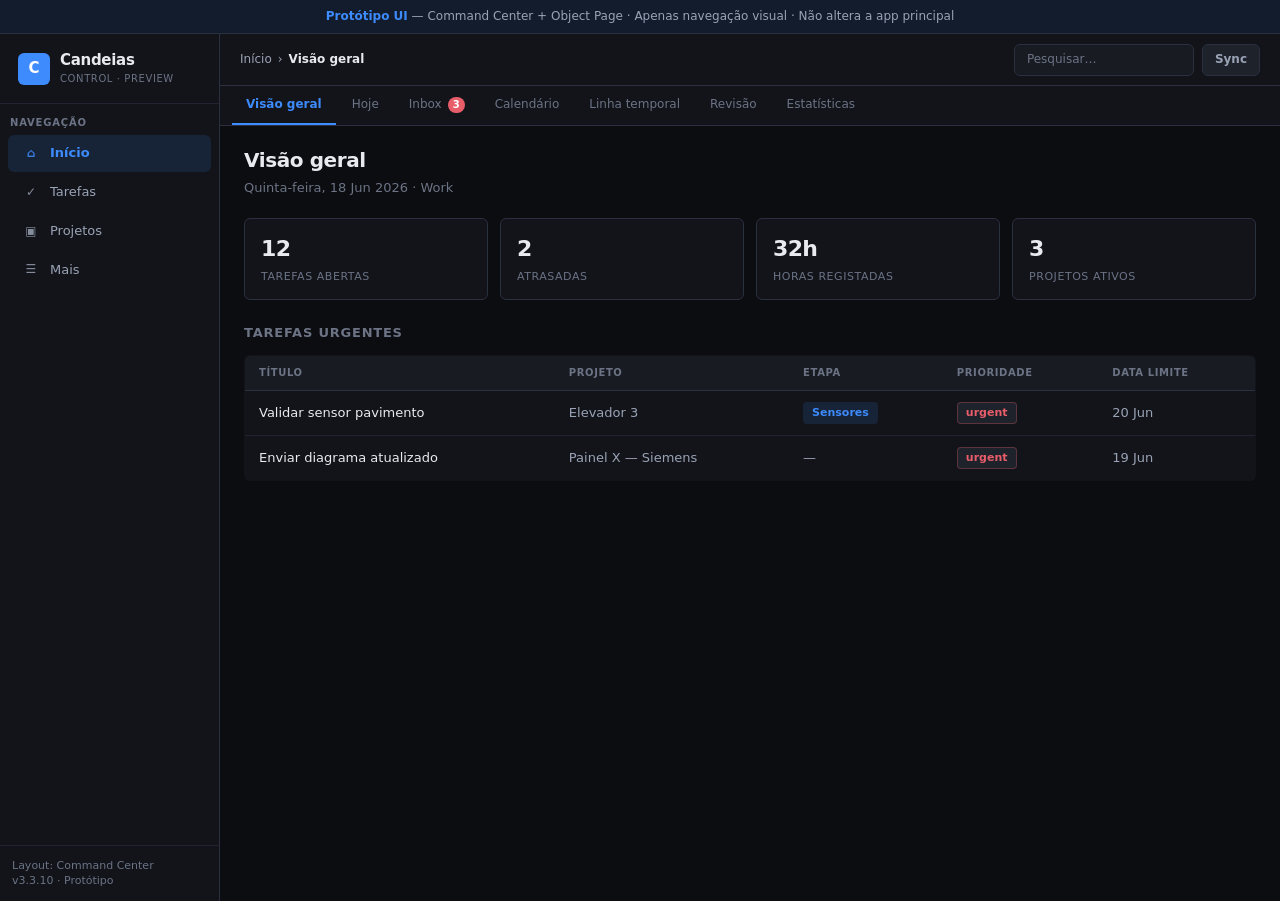
<file: preview/candeias-ui-prototype.html>
<!DOCTYPE html>
<html lang="pt">
<head>
  <meta charset="UTF-8">
  <meta name="viewport" content="width=device-width, initial-scale=1.0">
  <title>Candeias — UI Prototype (Preview)</title>
  <style>
    :root {
      --bg-deep: #0c0d10;
      --bg-primary: #12141a;
      --bg-secondary: #181b22;
      --bg-elevated: #1e222b;
      --bg-hover: #252a34;
      --border: #2a3040;
      --border-subtle: #1f2430;
      --accent: #3d8bfd;
      --accent-dim: #2a6fd4;
      --accent-muted: rgba(61, 139, 253, 0.12);
      --text: #e8eaef;
      --text-secondary: #9aa3b5;
      --text-muted: #6b7385;
      --danger: #e85d6a;
      --warning: #d4a017;
      --success: #3dba7a;
      --sidebar-w: 220px;
      --header-h: 52px;
      --tabs-h: 40px;
      --radius: 6px;
      --font: "Segoe UI", system-ui, -apple-system, sans-serif;
      --mono: "Cascadia Code", Consolas, monospace;
    }

    *, *::before, *::after { box-sizing: border-box; margin: 0; padding: 0; }

    html, body {
      height: 100%;
      font-family: var(--font);
      font-size: 14px;
      color: var(--text);
      background: var(--bg-deep);
      line-height: 1.45;
    }

    button { font: inherit; cursor: pointer; border: none; background: none; color: inherit; }
    a { color: var(--accent); text-decoration: none; }

    .proto-banner {
      background: var(--accent-muted);
      border-bottom: 1px solid var(--border);
      padding: 8px 16px;
      font-size: 12px;
      color: var(--text-secondary);
      text-align: center;
    }

    .proto-banner strong { color: var(--accent); }

    .app {
      display: flex;
      height: calc(100vh - 33px);
      overflow: hidden;
    }

    /* Sidebar */
    .sidebar {
      width: var(--sidebar-w);
      background: var(--bg-primary);
      border-right: 1px solid var(--border);
      display: flex;
      flex-direction: column;
      flex-shrink: 0;
    }

    .brand {
      padding: 16px 18px;
      border-bottom: 1px solid var(--border-subtle);
      display: flex;
      align-items: center;
      gap: 10px;
    }

    .brand-mark {
      width: 32px;
      height: 32px;
      background: var(--accent);
      border-radius: var(--radius);
      display: flex;
      align-items: center;
      justify-content: center;
      font-weight: 800;
      font-size: 15px;
      color: #fff;
    }

    .brand-name { font-weight: 700; font-size: 15px; letter-spacing: -0.02em; }
    .brand-sub { font-size: 10px; color: var(--text-muted); text-transform: uppercase; letter-spacing: 0.06em; }

    .nav-section {
      padding: 12px 10px 4px;
      font-size: 10px;
      font-weight: 600;
      color: var(--text-muted);
      text-transform: uppercase;
      letter-spacing: 0.08em;
    }

    .nav-item {
      display: flex;
      align-items: center;
      gap: 10px;
      width: 100%;
      padding: 9px 14px;
      margin: 1px 8px;
      width: calc(100% - 16px);
      border-radius: var(--radius);
      color: var(--text-secondary);
      font-size: 13px;
      font-weight: 500;
      text-align: left;
      transition: background 0.12s, color 0.12s;
    }

    .nav-item:hover { background: var(--bg-hover); color: var(--text); }
    .nav-item.active { background: var(--accent-muted); color: var(--accent); font-weight: 600; }

    .nav-icon {
      width: 18px;
      text-align: center;
      font-size: 12px;
      opacity: 0.85;
    }

    .sidebar-footer {
      margin-top: auto;
      padding: 12px;
      border-top: 1px solid var(--border-subtle);
      font-size: 11px;
      color: var(--text-muted);
    }

    /* Main */
    .main {
      flex: 1;
      display: flex;
      flex-direction: column;
      min-width: 0;
      background: var(--bg-deep);
    }

    .topbar {
      height: var(--header-h);
      background: var(--bg-primary);
      border-bottom: 1px solid var(--border);
      display: flex;
      align-items: center;
      padding: 0 20px;
      gap: 16px;
      flex-shrink: 0;
    }

    .breadcrumb {
      font-size: 12px;
      color: var(--text-muted);
      display: flex;
      align-items: center;
      gap: 6px;
      flex-wrap: wrap;
    }

    .breadcrumb span { color: var(--text-secondary); }
    .breadcrumb .current { color: var(--text); font-weight: 600; }

    .topbar-actions {
      margin-left: auto;
      display: flex;
      gap: 8px;
      align-items: center;
    }

    .search-fake {
      background: var(--bg-secondary);
      border: 1px solid var(--border);
      border-radius: var(--radius);
      padding: 6px 12px;
      font-size: 12px;
      color: var(--text-muted);
      width: 180px;
    }

    .btn {
      padding: 6px 12px;
      border-radius: var(--radius);
      font-size: 12px;
      font-weight: 600;
      border: 1px solid var(--border);
      background: var(--bg-elevated);
      color: var(--text-secondary);
    }

    .btn:hover { background: var(--bg-hover); color: var(--text); }
    .btn-primary { background: var(--accent); border-color: var(--accent); color: #fff; }
    .btn-primary:hover { background: var(--accent-dim); }

    .tabs {
      height: var(--tabs-h);
      background: var(--bg-primary);
      border-bottom: 1px solid var(--border);
      display: flex;
      align-items: stretch;
      padding: 0 12px;
      gap: 2px;
      overflow-x: auto;
      flex-shrink: 0;
    }

    .tabs::-webkit-scrollbar { height: 0; }

    .tab {
      padding: 0 14px;
      font-size: 12px;
      font-weight: 500;
      color: var(--text-muted);
      border-bottom: 2px solid transparent;
      white-space: nowrap;
      display: flex;
      align-items: center;
      gap: 6px;
    }

    .tab:hover { color: var(--text-secondary); }
    .tab.active { color: var(--accent); border-bottom-color: var(--accent); font-weight: 600; }

    .tab-badge {
      background: var(--danger);
      color: #fff;
      font-size: 10px;
      font-weight: 700;
      padding: 1px 5px;
      border-radius: 10px;
      min-width: 16px;
      text-align: center;
    }

    .content {
      flex: 1;
      overflow: auto;
      padding: 20px 24px 32px;
    }

    .page-title {
      font-size: 20px;
      font-weight: 700;
      letter-spacing: -0.02em;
      margin-bottom: 4px;
    }

    .page-sub { font-size: 13px; color: var(--text-muted); margin-bottom: 20px; }

    /* Components */
    .stats-row {
      display: grid;
      grid-template-columns: repeat(auto-fit, minmax(140px, 1fr));
      gap: 12px;
      margin-bottom: 24px;
    }

    .stat {
      background: var(--bg-primary);
      border: 1px solid var(--border);
      border-radius: var(--radius);
      padding: 14px 16px;
    }

    .stat-value { font-size: 22px; font-weight: 800; color: var(--text); letter-spacing: -0.03em; }
    .stat-label { font-size: 11px; color: var(--text-muted); text-transform: uppercase; letter-spacing: 0.05em; margin-top: 4px; }

    .filter-row {
      display: flex;
      flex-wrap: wrap;
      gap: 6px;
      margin-bottom: 16px;
      align-items: center;
    }

    .filter-chip {
      padding: 5px 12px;
      border-radius: var(--radius);
      font-size: 12px;
      font-weight: 500;
      border: 1px solid var(--border);
      background: var(--bg-primary);
      color: var(--text-secondary);
    }

    .filter-chip:hover { border-color: var(--text-muted); }
    .filter-chip.active { background: var(--accent-muted); border-color: var(--accent); color: var(--accent); }

    .filter-sep { width: 1px; height: 20px; background: var(--border); margin: 0 4px; }

    .data-table {
      width: 100%;
      border-collapse: collapse;
      font-size: 13px;
      background: var(--bg-primary);
      border: 1px solid var(--border);
      border-radius: var(--radius);
      overflow: hidden;
    }

    .data-table th {
      text-align: left;
      padding: 10px 14px;
      font-size: 10px;
      font-weight: 700;
      text-transform: uppercase;
      letter-spacing: 0.06em;
      color: var(--text-muted);
      background: var(--bg-secondary);
      border-bottom: 1px solid var(--border);
    }

    .data-table td {
      padding: 11px 14px;
      border-bottom: 1px solid var(--border-subtle);
      color: var(--text-secondary);
    }

    .data-table tr:last-child td { border-bottom: none; }
    .data-table tr:hover td { background: var(--bg-hover); cursor: pointer; }
    .data-table .title-cell { color: var(--text); font-weight: 500; }

    .card-grid {
      display: grid;
      grid-template-columns: repeat(auto-fill, minmax(260px, 1fr));
      gap: 12px;
    }

    .card {
      background: var(--bg-primary);
      border: 1px solid var(--border);
      border-radius: var(--radius);
      padding: 16px;
      cursor: pointer;
      transition: border-color 0.12s;
    }

    .card:hover { border-color: var(--accent); }
    .card-title { font-weight: 600; font-size: 14px; margin-bottom: 4px; }
    .card-meta { font-size: 12px; color: var(--text-muted); }

    .color-bar { width: 4px; height: 36px; border-radius: 2px; background: var(--accent); flex-shrink: 0; }

    .project-header {
      display: flex;
      gap: 16px;
      align-items: flex-start;
      margin-bottom: 20px;
      padding-bottom: 20px;
      border-bottom: 1px solid var(--border);
    }

    .project-color { width: 6px; align-self: stretch; border-radius: 3px; background: var(--accent); min-height: 64px; }

    .pill {
      display: inline-block;
      padding: 2px 8px;
      border-radius: 4px;
      font-size: 11px;
      font-weight: 600;
      background: var(--bg-elevated);
      border: 1px solid var(--border);
      color: var(--text-secondary);
    }

    .pill-accent { background: var(--accent-muted); border-color: transparent; color: var(--accent); }
    .pill-warn { color: var(--warning); border-color: rgba(212, 160, 23, 0.3); }
    .pill-danger { color: var(--danger); border-color: rgba(232, 93, 106, 0.3); }

    .task-row {
      display: flex;
      align-items: center;
      gap: 12px;
      padding: 12px 14px;
      border-bottom: 1px solid var(--border-subtle);
      background: var(--bg-primary);
    }

    .task-row:first-child { border-radius: var(--radius) var(--radius) 0 0; }
    .task-check {
      width: 18px;
      height: 18px;
      border: 1.5px solid var(--border);
      border-radius: 4px;
      flex-shrink: 0;
    }

    .task-list { border: 1px solid var(--border); border-radius: var(--radius); overflow: hidden; }

    .kanban {
      display: grid;
      grid-template-columns: repeat(5, minmax(180px, 1fr));
      gap: 12px;
      overflow-x: auto;
    }

    .kanban-col {
      background: var(--bg-primary);
      border: 1px solid var(--border);
      border-radius: var(--radius);
      min-height: 200px;
    }

    .kanban-col-h {
      padding: 10px 12px;
      font-size: 11px;
      font-weight: 700;
      text-transform: uppercase;
      letter-spacing: 0.05em;
      color: var(--text-muted);
      border-bottom: 1px solid var(--border);
    }

    .kanban-card {
      margin: 8px;
      padding: 10px;
      background: var(--bg-secondary);
      border: 1px solid var(--border-subtle);
      border-radius: var(--radius);
      font-size: 12px;
    }

    .empty {
      text-align: center;
      padding: 48px 24px;
      color: var(--text-muted);
      background: var(--bg-primary);
      border: 1px dashed var(--border);
      border-radius: var(--radius);
    }

    .back-link {
      font-size: 12px;
      color: var(--accent);
      margin-bottom: 16px;
      display: inline-block;
      font-weight: 600;
    }

    .stages-line {
      font-size: 12px;
      color: var(--text-muted);
      margin-bottom: 16px;
    }

    .stages-line strong { color: var(--text-secondary); font-weight: 600; }

    @media (max-width: 900px) {
      .sidebar { display: none; }
      .search-fake { display: none; }
      .kanban { grid-template-columns: repeat(3, minmax(160px, 1fr)); }
    }
  </style>
</head>
<body>
  <div class="proto-banner">
    <strong>Protótipo UI</strong> — Command Center + Object Page · Apenas navegação visual · Não altera a app principal
  </div>

  <div class="app">
    <aside class="sidebar" id="sidebar"></aside>

    <div class="main">
      <header class="topbar">
        <nav class="breadcrumb" id="breadcrumb"></nav>
        <div class="topbar-actions">
          <div class="search-fake">Pesquisar…</div>
          <button type="button" class="btn">Sync</button>
        </div>
      </header>

      <nav class="tabs" id="tabs" role="tablist"></nav>

      <main class="content" id="content"></main>
    </div>
  </div>

  <script>
    const HUBS = {
      home: {
        label: 'Início',
        icon: '⌂',
        defaultView: 'dashboard',
        tabs: [
          { id: 'dashboard', label: 'Visão geral' },
          { id: 'today', label: 'Hoje' },
          { id: 'inbox', label: 'Inbox', badge: 3 },
          { id: 'calendar', label: 'Calendário' },
          { id: 'timeline', label: 'Linha temporal' },
          { id: 'review', label: 'Revisão' },
          { id: 'stats', label: 'Estatísticas' },
        ],
      },
      work: {
        label: 'Tarefas',
        icon: '✓',
        defaultView: 'tasks',
        tabs: [
          { id: 'tasks', label: 'Tarefas' },
          { id: 'overdue', label: 'Atrasadas', badge: 2 },
          { id: 'pinned', label: 'Fixadas' },
          { id: 'blocked', label: 'Bloqueadas' },
        ],
      },
      projects: {
        label: 'Projetos',
        icon: '▣',
        defaultView: 'projects',
        tabs: [
          { id: 'projects', label: 'Projetos' },
          { id: 'kanban', label: 'Kanban' },
          { id: 'clients', label: 'Clientes' },
        ],
      },
      library: {
        label: 'Mais',
        icon: '☰',
        defaultView: 'vault',
        tabs: [
          { id: 'vault', label: 'Vault' },
          { id: 'contacts', label: 'Contactos' },
          { id: 'emails', label: 'Emails' },
          { id: 'links', label: 'Links' },
          { id: 'subscriptions', label: 'Subscrições' },
          { id: 'templates', label: 'Modelos' },
          { id: 'tools', label: 'Ferramentas' },
          { id: 'archive', label: 'Arquivo' },
          { id: 'areas', label: 'Áreas' },
          { id: 'personalization', label: 'Personalização' },
          { id: 'accessibility', label: 'Acessibilidade' },
          { id: 'settings', label: 'Definições' },
        ],
      },
    };

    const PROJECT_TABS = [
      { id: 'overview', label: 'Overview' },
      { id: 'tasks', label: 'Tasks' },
      { id: 'notes', label: 'Notes' },
      { id: 'events', label: 'Events' },
      { id: 'contacts', label: 'Contacts' },
      { id: 'links', label: 'Links' },
      { id: 'attachments', label: 'Attachments' },
      { id: 'hours', label: 'Hours' },
      { id: 'versions', label: 'Versions' },
    ];

    const PROJECTS = [
      { id: 'elev-3', name: 'Elevador 3', client: 'Cliente ABC', area: 'Work', color: '#3d8bfd', items: 24, hours: '32/80', stages: ['Projeto', 'Sensores', 'Displays', 'Comissionamento', 'Testes'] },
      { id: 'siemens-1', name: 'Painel X — Siemens', client: 'Siemens', area: 'Work', color: '#3dba7a', items: 18, hours: '12/40', stages: null },
      { id: 'web-client', name: 'Site candeias.dev', client: 'Freelance', area: 'Projects', color: '#d4a017', items: 9, hours: '8/20', stages: null },
    ];

    const TASKS = [
      { title: 'Validar sensor pavimento', project: 'elev-3', stage: 'Sensores', due: '20 Jun', pri: 'urgent' },
      { title: 'Diagrama display cabina', project: 'elev-3', stage: 'Displays', due: '22 Jun', pri: 'high' },
      { title: 'BOM quadro comando', project: 'elev-3', stage: 'Projeto', due: '25 Jun', pri: 'normal' },
      { title: 'Teste final EN81', project: 'elev-3', stage: 'Testes', due: '28 Jun', pri: 'high' },
      { title: 'Enviar diagrama atualizado', project: 'siemens-1', stage: '', due: '19 Jun', pri: 'urgent' },
    ];

    const state = {
      hub: 'home',
      view: 'dashboard',
      projectId: null,
      projectTab: 'overview',
      stageFilter: 'all',
    };

    function esc(s) {
      return String(s).replace(/&/g, '&amp;').replace(/</g, '&lt;').replace(/>/g, '&gt;');
    }

    function getProject(id) {
      return PROJECTS.find((p) => p.id === id);
    }

    function setHub(hubId) {
      state.hub = hubId;
      state.projectId = null;
      state.view = HUBS[hubId].defaultView;
      state.projectTab = 'overview';
      state.stageFilter = 'all';
      render();
    }

    function setView(viewId) {
      state.view = viewId;
      state.projectId = null;
      state.projectTab = 'overview';
      render();
    }

    function openProject(id) {
      state.hub = 'projects';
      state.view = 'projects';
      state.projectId = id;
      state.projectTab = 'overview';
      state.stageFilter = 'all';
      render();
    }

    function setProjectTab(tabId) {
      state.projectTab = tabId;
      render();
    }

    function setStageFilter(stage) {
      state.stageFilter = stage;
      render();
    }

    function backToProjects() {
      state.projectId = null;
      state.projectTab = 'overview';
      render();
    }

    function renderSidebar() {
      const el = document.getElementById('sidebar');
      el.innerHTML = `
        <div class="brand">
          <div class="brand-mark">C</div>
          <div>
            <div class="brand-name">Candeias</div>
            <div class="brand-sub">Control · Preview</div>
          </div>
        </div>
        <div class="nav-section">Navegação</div>
        ${Object.entries(HUBS).map(([id, hub]) => `
          <button type="button" class="nav-item ${state.hub === id && !state.projectId ? 'active' : ''}" data-hub="${id}">
            <span class="nav-icon">${hub.icon}</span>
            ${esc(hub.label)}
          </button>
        `).join('')}
        <div class="sidebar-footer">Layout: Command Center<br>v3.3.10 · Protótipo</div>
      `;
      el.querySelectorAll('[data-hub]').forEach((btn) => {
        btn.addEventListener('click', () => setHub(btn.dataset.hub));
      });
    }

    function renderBreadcrumb() {
      const el = document.getElementById('breadcrumb');
      const hub = HUBS[state.hub];
      const parts = [hub.label];

      if (state.projectId) {
        const p = getProject(state.projectId);
        parts.push('Projetos', p?.name || '', PROJECT_TABS.find((t) => t.id === state.projectTab)?.label || '');
      } else {
        const tab = hub.tabs.find((t) => t.id === state.view);
        if (tab) parts.push(tab.label);
      }

      el.innerHTML = parts.map((p, i) => {
        if (!p) return '';
        const isLast = i === parts.length - 1;
        const sep = i > 0 ? '<span>›</span>' : '';
        return `${sep}<span class="${isLast ? 'current' : ''}">${esc(p)}</span>`;
      }).join('');
    }

    function renderTabs() {
      const el = document.getElementById('tabs');

      if (state.projectId) {
        el.innerHTML = PROJECT_TABS.map((t) => `
          <button type="button" class="tab ${state.projectTab === t.id ? 'active' : ''}" data-ptab="${t.id}" role="tab">
            ${esc(t.label)}
          </button>
        `).join('');
        el.querySelectorAll('[data-ptab]').forEach((btn) => {
          btn.addEventListener('click', () => setProjectTab(btn.dataset.ptab));
        });
        return;
      }

      const hub = HUBS[state.hub];
      el.innerHTML = hub.tabs.map((t) => `
        <button type="button" class="tab ${state.view === t.id ? 'active' : ''}" data-view="${t.id}" role="tab">
          ${esc(t.label)}
          ${t.badge ? `<span class="tab-badge">${t.badge}</span>` : ''}
        </button>
      `).join('');
      el.querySelectorAll('[data-view]').forEach((btn) => {
        btn.addEventListener('click', () => setView(btn.dataset.view));
      });
    }

    function renderTaskTable(tasks, showProject = false) {
      if (!tasks.length) return '<div class="empty">Nenhuma tarefa nesta vista</div>';
      return `
        <table class="data-table">
          <thead><tr>
            <th>Título</th>
            ${showProject ? '<th>Projeto</th>' : ''}
            <th>Etapa</th>
            <th>Prioridade</th>
            <th>Data limite</th>
          </tr></thead>
          <tbody>
            ${tasks.map((t) => `
              <tr>
                <td class="title-cell">${esc(t.title)}</td>
                ${showProject ? `<td>${esc(getProject(t.project)?.name || '—')}</td>` : ''}
                <td>${t.stage ? `<span class="pill pill-accent">${esc(t.stage)}</span>` : '—'}</td>
                <td><span class="pill ${t.pri === 'urgent' ? 'pill-danger' : t.pri === 'high' ? 'pill-warn' : ''}">${esc(t.pri)}</span></td>
                <td>${esc(t.due)}</td>
              </tr>
            `).join('')}
          </tbody>
        </table>
      `;
    }

    function renderDashboard() {
      return `
        <h1 class="page-title">Visão geral</h1>
        <p class="page-sub">Quinta-feira, 18 Jun 2026 · Work</p>
        <div class="stats-row">
          <div class="stat"><div class="stat-value">12</div><div class="stat-label">Tarefas abertas</div></div>
          <div class="stat"><div class="stat-value">2</div><div class="stat-label">Atrasadas</div></div>
          <div class="stat"><div class="stat-value">32h</div><div class="stat-label">Horas registadas</div></div>
          <div class="stat"><div class="stat-value">3</div><div class="stat-label">Projetos ativos</div></div>
        </div>
        <h2 style="font-size:13px;font-weight:700;color:var(--text-muted);text-transform:uppercase;letter-spacing:0.06em;margin-bottom:12px;">Tarefas urgentes</h2>
        ${renderTaskTable(TASKS.filter((t) => t.pri === 'urgent'), true)}
      `;
    }

    function renderGenericList(title, subtitle, rows) {
      return `
        <h1 class="page-title">${esc(title)}</h1>
        <p class="page-sub">${esc(subtitle)}</p>
        <table class="data-table">
          <thead><tr><th>Nome</th><th>Detalhe</th><th>Estado</th></tr></thead>
          <tbody>${rows.map((r) => `
            <tr><td class="title-cell">${esc(r[0])}</td><td>${esc(r[1])}</td><td><span class="pill">${esc(r[2])}</span></td></tr>
          `).join('')}</tbody>
        </table>
      `;
    }

    function renderProjectsList() {
      return `
        <h1 class="page-title">Projetos</h1>
        <p class="page-sub">3 projetos ativos</p>
        <div class="card-grid">
          ${PROJECTS.map((p) => `
            <article class="card" data-project="${p.id}">
              <div style="display:flex;gap:10px;align-items:flex-start;">
                <div class="color-bar" style="background:${p.color}"></div>
                <div>
                  <div class="card-title">${esc(p.name)}</div>
                  <div class="card-meta">${esc(p.area)} · ${esc(p.client)}</div>
                  <div class="card-meta" style="margin-top:8px;">${p.items} itens · ${p.hours}h</div>
                </div>
              </div>
            </article>
          `).join('')}
        </div>
      `;
    }

    function renderProjectDetail() {
      const p = getProject(state.projectId);
      if (!p) return '<div class="empty">Projeto não encontrado</div>';

      const stages = p.stages || ['Planning', 'Assembly', 'Wiring', 'Testing', 'Delivery'];
      let body = '';

      if (state.projectTab === 'overview') {
        body = `
          <div class="stats-row">
            <div class="stat"><div class="stat-value">8</div><div class="stat-label">Tasks abertas</div></div>
            <div class="stat"><div class="stat-value">4</div><div class="stat-label">Notas</div></div>
            <div class="stat"><div class="stat-value">2</div><div class="stat-label">Eventos</div></div>
          </div>
          <p class="stages-line"><strong>Etapas:</strong> ${stages.map(esc).join(' → ')}</p>
          ${renderTaskTable(TASKS.filter((t) => t.project === p.id).slice(0, 3))}
        `;
      } else if (state.projectTab === 'tasks') {
        let tasks = TASKS.filter((t) => t.project === p.id);
        if (state.stageFilter !== 'all') tasks = tasks.filter((t) => t.stage === state.stageFilter);
        body = `
          <div class="filter-row">
            <span style="font-size:12px;color:var(--text-muted);">Etapa:</span>
            <button type="button" class="filter-chip ${state.stageFilter === 'all' ? 'active' : ''}" data-stage="all">Todas</button>
            ${stages.map((s) => `
              <button type="button" class="filter-chip ${state.stageFilter === s ? 'active' : ''}" data-stage="${esc(s)}">${esc(s)}</button>
            `).join('')}
            <span class="filter-sep"></span>
            <button type="button" class="filter-chip active">Abertas</button>
            <button type="button" class="filter-chip">Concluídas</button>
          </div>
          ${renderTaskTable(tasks)}
        `;
      } else if (state.projectTab === 'hours') {
        body = `<div class="stat" style="max-width:200px;margin-bottom:16px;"><div class="stat-value">32h</div><div class="stat-label">de 80h estimadas</div></div>
          <table class="data-table"><thead><tr><th>Task</th><th>Horas</th></tr></thead>
          <tbody><tr><td class="title-cell">Validar sensor pavimento</td><td>4h</td></tr>
          <tr><td class="title-cell">Diagrama display cabina</td><td>6h</td></tr></tbody></table>`;
      } else {
        body = `<div class="empty">Vista <strong>${esc(state.projectTab)}</strong> — conteúdo de exemplo neste protótipo</div>`;
      }

      return `
        <button type="button" class="back-link" id="back-projects">← Voltar aos projetos</button>
        <div class="project-header">
          <div class="project-color" style="background:${p.color}"></div>
          <div>
            <h1 class="page-title" style="margin-bottom:6px;">${esc(p.name)}</h1>
            <p class="page-sub" style="margin:0;">${esc(p.area)} · ${esc(p.client)} · ${p.items} itens</p>
          </div>
        </div>
        ${body}
      `;
    }

    function renderKanban() {
      const cols = ['To do', 'Today', 'In progress', 'Blocked', 'Done'];
      return `
        <h1 class="page-title">Kanban</h1>
        <p class="page-sub">Tarefas por coluna de trabalho</p>
        <div class="kanban">
          ${cols.map((col, i) => `
            <div class="kanban-col">
              <div class="kanban-col-h">${esc(col)}</div>
              ${i < 3 ? TASKS.slice(i, i + 1).map((t) => `
                <div class="kanban-card"><strong>${esc(t.title)}</strong><br><span style="color:var(--text-muted);font-size:11px;">${esc(getProject(t.project)?.name || '')}</span></div>
              `).join('') : ''}
            </div>
          `).join('')}
        </div>
      `;
    }

    function renderPersonalization() {
      return `
        <h1 class="page-title">Personalização</h1>
        <p class="page-sub">Listas configuráveis da app</p>
        <h2 style="font-size:12px;font-weight:700;color:var(--text-muted);text-transform:uppercase;margin:16px 0 8px;">Etapas do projeto</h2>
        <table class="data-table"><tbody>
          ${['Planning', 'Assembly', 'Wiring', 'Commissioning', 'Testing', 'Delivery'].map((s, i) => `
            <tr><td style="color:var(--text-muted);width:32px;">${i + 1}</td><td class="title-cell">${s}</td></tr>
          `).join('')}
        </tbody></table>
      `;
    }

    function renderSettings() {
      return `
        <h1 class="page-title">Definições</h1>
        <p class="page-sub">Versão instalada: <strong style="color:var(--text);">v3.3.10</strong></p>
        <div class="stat" style="max-width:320px;">
          <div class="stat-label">Estado da app</div>
          <div class="stat-value" style="font-size:16px;margin-top:8px;color:var(--success);">Atualizada</div>
        </div>
      `;
    }

    function renderContent() {
      const el = document.getElementById('content');

      if (state.projectId) {
        el.innerHTML = renderProjectDetail();
        document.getElementById('back-projects')?.addEventListener('click', backToProjects);
        el.querySelectorAll('[data-stage]').forEach((btn) => {
          btn.addEventListener('click', () => setStageFilter(btn.dataset.stage));
        });
        return;
      }

      const v = state.view;
      let html = '';

      if (v === 'dashboard') html = renderDashboard();
      else if (v === 'today') html = renderGenericList('Hoje', 'Agenda do dia', [['Reunião projeto 10:00', 'Teams', 'Evento'], ['Validar sensor', 'Elevador 3', 'Task']]);
      else if (v === 'inbox') html = renderGenericList('Inbox', '3 itens por classificar', [['Nota rápida cabo X', 'Sem área', 'Nota'], ['Ligar fornecedor', 'Inbox', 'Task']]);
      else if (v === 'calendar') html = renderGenericList('Calendário', 'Junho 2026', [['18 — Reunião', '10:00', 'Evento'], ['20 — Entrega BOM', '—', 'Lembrete']]);
      else if (v === 'timeline') html = '<div class="empty">Linha temporal — vista horizontal de atividade</div>';
      else if (v === 'review') html = renderGenericList('Revisão semanal', 'Resumo da semana', [['Tasks concluídas', '14', 'OK'], ['Horas', '28h', 'OK']]);
      else if (v === 'stats') html = renderDashboard();
      else if (v === 'tasks') html = `<h1 class="page-title">Tarefas</h1><p class="page-sub">${TASKS.length} tarefas</p>${renderTaskTable(TASKS, true)}`;
      else if (v === 'overdue') html = `<h1 class="page-title">Atrasadas</h1><p class="page-sub">2 tarefas</p>${renderTaskTable(TASKS.filter((t) => t.pri === 'urgent'), true)}`;
      else if (v === 'pinned') html = renderGenericList('Fixadas', 'Itens com pin', [['BOM Quadro Y', 'Elevador 3', 'Task']]);
      else if (v === 'blocked') html = renderGenericList('Bloqueadas', 'À espera de resposta', [['Aguardar fornecedor', 'Siemens', 'Blocked']]);
      else if (v === 'projects') html = renderProjectsList();
      else if (v === 'kanban') html = renderKanban();
      else if (v === 'clients') html = renderGenericList('Clientes', 'CRM', [['Cliente ABC', 'Ativo', 'Lead'], ['Siemens', 'Ativo', 'Active']]);
      else if (v === 'vault') html = '<div class="empty">Vault — credenciais encriptadas</div>';
      else if (v === 'contacts') html = renderGenericList('Contactos', '12 contactos', [['Fornecedor ABC', 'fornecedor@abc.pt', 'Work']]);
      else if (v === 'emails') html = renderGenericList('Emails', '4 contas', [['Work', 'you@siemens.com', 'Gmail']]);
      else if (v === 'links') html = renderGenericList('Links', 'Bookmarks', [['Docs PLC', 'siemens.com', 'Dev']]);
      else if (v === 'subscriptions') html = renderGenericList('Subscrições', 'Custos mensais', [['GitHub', '€4/mês', 'Dev']]);
      else if (v === 'templates') html = renderGenericList('Modelos', 'Templates', [['Notas reunião', 'Built-in', 'Note']]);
      else if (v === 'tools') html = renderGenericList('Ferramentas', 'Calculadoras e utilitários', [['Médias escolares', 'University', 'Tool']]);
      else if (v === 'archive') html = renderGenericList('Arquivo', 'Itens arquivados', [['Task antiga', '2025', 'Archived']]);
      else if (v === 'areas') html = renderGenericList('Áreas', 'Workspaces', [['Work', '3 projetos', 'Area'], ['Personal', '12 itens', 'Area']]);
      else if (v === 'personalization') html = renderPersonalization();
      else if (v === 'accessibility') html = renderGenericList('Acessibilidade', 'Opções visuais', [['Texto maior', 'Off', 'Toggle'], ['Alto contraste', 'Off', 'Toggle']]);
      else if (v === 'settings') html = renderSettings();
      else html = '<div class="empty">Vista em construção no protótipo</div>';

      el.innerHTML = html;

      el.querySelectorAll('[data-project]').forEach((card) => {
        card.addEventListener('click', () => openProject(card.dataset.project));
      });
    }

    function render() {
      renderSidebar();
      renderBreadcrumb();
      renderTabs();
      renderContent();
    }

    render();
  </script>
</body>
</html>
</file>
